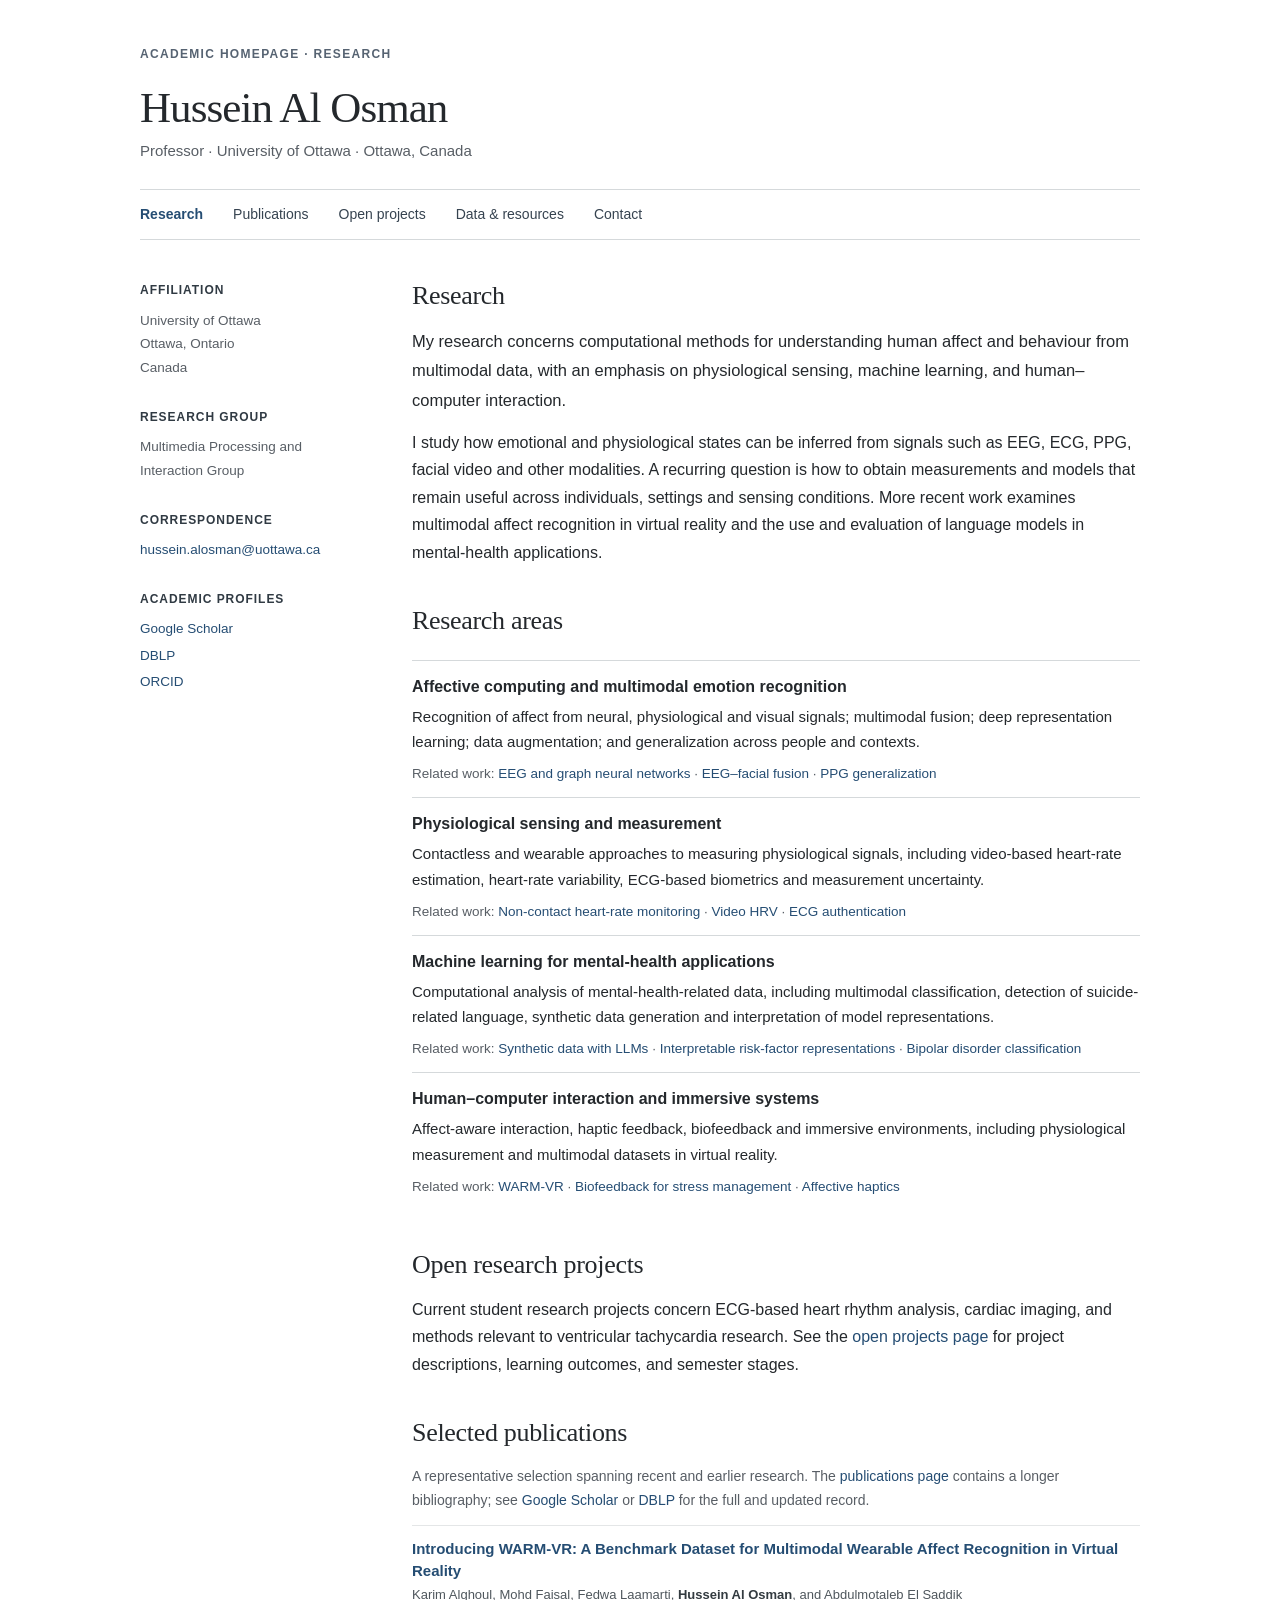
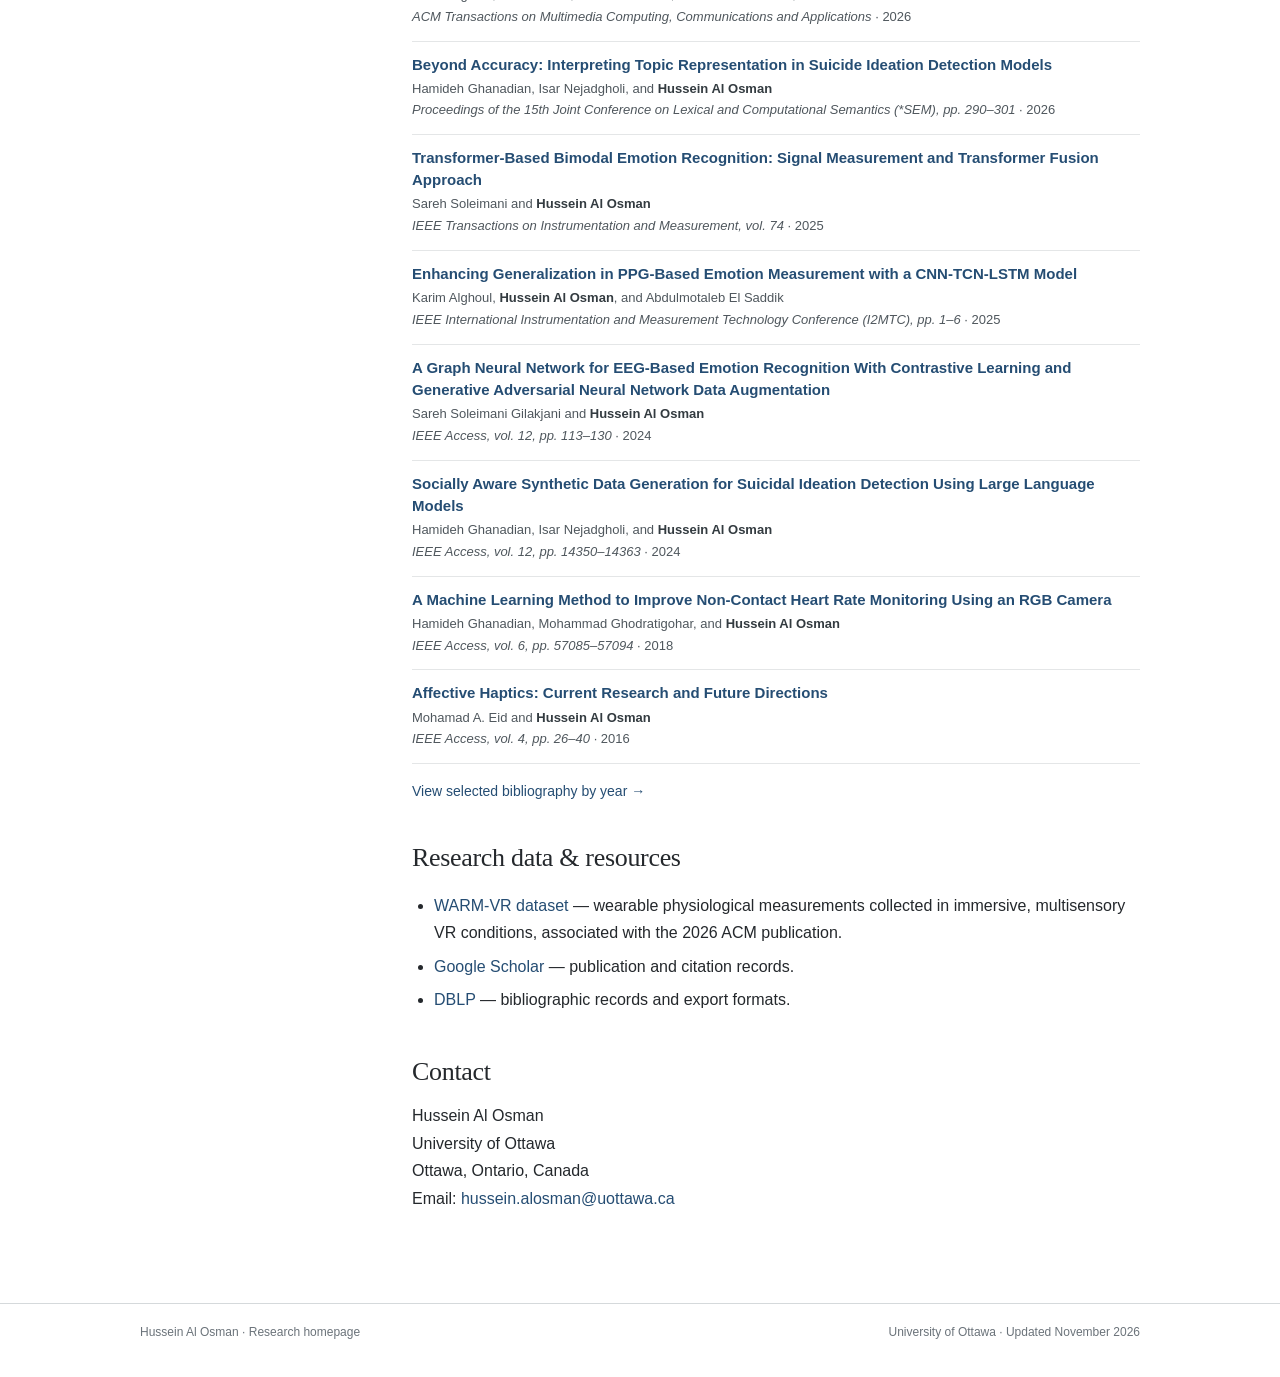
<file: index.html>
<!doctype html>
<html lang="en">
<head>
<title>Hussein Al Osman | Research</title>
<meta name="description" content="Research homepage of Hussein Al Osman at the University of Ottawa. Affective computing, multimodal emotion recognition, physiological sensing and human–computer interaction.">
<meta charset="utf-8">
<meta name="viewport" content="width=device-width, initial-scale=1">
<meta name="color-scheme" content="light">
<link rel="stylesheet" href="styles.css">
<link rel="canonical" href="https://hussein-alosman.github.io/homepage/">
</head>
<body>
<a class="skip-link" href="#main">Skip to content</a>
<header class="site-header container">
  <div class="header-kicker">Academic homepage · Research</div>
  <h1>Hussein Al Osman</h1>
  <p class="affiliation">Professor · University of Ottawa · Ottawa, Canada</p>
  <nav class="site-nav" aria-label="Primary navigation"><a href="index.html#research" aria-current="page">Research</a>
<a href="publications.html">Publications</a>
<a href="open-projects.html">Open projects</a>
<a href="index.html#data">Data &amp; resources</a>
<a href="index.html#contact">Contact</a></nav>
</header>
<div class="container page-grid">
  <aside class="sidebar" aria-label="Researcher details">
  <section><h2>Affiliation</h2><p>University of Ottawa<br>Ottawa, Ontario<br>Canada</p></section>
  <section><h2>Research group</h2><p>Multimedia Processing and Interaction Group</p></section>
  <section><h2>Correspondence</h2><p><a href="mailto:hussein.alosman@uottawa.ca">hussein.alosman@uottawa.ca</a></p></section>
  <section><h2>Academic profiles</h2><ul>
    <li><a href="https://scholar.google.com/citations?user=OKr85p0AAAAJ&hl=en" target="_blank" rel="noopener noreferrer">Google Scholar</a></li>
    <li><a href="https://dblp.org/pid/69/3639.html" target="_blank" rel="noopener noreferrer">DBLP</a></li>
    <li><a href="https://orcid.org/0000-0002-7189-5644" target="_blank" rel="noopener noreferrer">ORCID</a></li>
  </ul></section>
</aside>
  <main id="main">
    <section id="research" aria-labelledby="research-h">
      <h2 id="research-h">Research</h2>
      <p class="lead">My research concerns computational methods for understanding human affect and behaviour from multimodal data, with an emphasis on physiological sensing, machine learning, and human–computer interaction.</p>
      <p>I study how emotional and physiological states can be inferred from signals such as EEG, ECG, PPG, facial video and other modalities. A recurring question is how to obtain measurements and models that remain useful across individuals, settings and sensing conditions. More recent work examines multimodal affect recognition in virtual reality and the use and evaluation of language models in mental-health applications.</p>
    </section>
    <section id="areas" aria-labelledby="areas-h">
      <h2 id="areas-h">Research areas</h2>
      <div class="threads">
        <div class="thread">
          <h3>Affective computing and multimodal emotion recognition</h3>
          <p>Recognition of affect from neural, physiological and visual signals; multimodal fusion; deep representation learning; data augmentation; and generalization across people and contexts.</p>
          <div class="related">Related work: <a href="publications.html#eeg-gnn">EEG and graph neural networks</a> · <a href="publications.html#transformer-bimodal">EEG–facial fusion</a> · <a href="publications.html#ppg-generalization">PPG generalization</a></div>
        </div>
        <div class="thread">
          <h3>Physiological sensing and measurement</h3>
          <p>Contactless and wearable approaches to measuring physiological signals, including video-based heart-rate estimation, heart-rate variability, ECG-based biometrics and measurement uncertainty.</p>
          <div class="related">Related work: <a href="publications.html#rgb-camera">Non-contact heart-rate monitoring</a> · <a href="publications.html#hrv-video">Video HRV</a> · <a href="publications.html#ecg-auth">ECG authentication</a></div>
        </div>
        <div class="thread">
          <h3>Machine learning for mental-health applications</h3>
          <p>Computational analysis of mental-health-related data, including multimodal classification, detection of suicide-related language, synthetic data generation and interpretation of model representations.</p>
          <div class="related">Related work: <a href="publications.html#socially-aware">Synthetic data with LLMs</a> · <a href="publications.html#beyond-accuracy">Interpretable risk-factor representations</a> · <a href="publications.html#bipolar">Bipolar disorder classification</a></div>
        </div>
        <div class="thread">
          <h3>Human–computer interaction and immersive systems</h3>
          <p>Affect-aware interaction, haptic feedback, biofeedback and immersive environments, including physiological measurement and multimodal datasets in virtual reality.</p>
          <div class="related">Related work: <a href="publications.html#warm-vr">WARM-VR</a> · <a href="publications.html#biofeedback-game">Biofeedback for stress management</a> · <a href="publications.html#affective-haptics">Affective haptics</a></div>
        </div>
      </div>
    </section>
    <section id="open-projects" aria-labelledby="open-projects-h">
      <h2 id="open-projects-h">Open research projects</h2>
      <p>Current student research projects concern ECG-based heart rhythm analysis, cardiac imaging, and methods relevant to ventricular tachycardia research. See the <a href="open-projects.html">open projects page</a> for project descriptions, learning outcomes, and semester stages.</p>
    </section>
    <section id="selected-publications" aria-labelledby="pubs-h">
      <h2 id="pubs-h">Selected publications</h2>
      <p class="small-note">A representative selection spanning recent and earlier research. The <a href="publications.html">publications page</a> contains a longer bibliography; see <a href="https://scholar.google.com/citations?user=OKr85p0AAAAJ&hl=en">Google Scholar</a> or <a href="https://dblp.org/pid/69/3639.html">DBLP</a> for the full and updated record.</p>
      <ol class="paper-list"><li class="paper" id="warm-vr">
      <div class="paper-title"><a href="https://doi.org/10.1145/3836767" target="_blank" rel="noopener noreferrer">Introducing WARM-VR: A Benchmark Dataset for Multimodal Wearable Affect Recognition in Virtual Reality</a></div>
      <div class="paper-authors">Karim Alghoul, Mohd Faisal, Fedwa Laamarti, <strong>Hussein Al Osman</strong>, and Abdulmotaleb El Saddik</div>
      <div class="paper-venue"><em>ACM Transactions on Multimedia Computing, Communications and Applications</em> · 2026</div>
    </li>
<li class="paper" id="beyond-accuracy">
      <div class="paper-title"><a href="https://aclanthology.org/2026.starsem-conference.19/" target="_blank" rel="noopener noreferrer">Beyond Accuracy: Interpreting Topic Representation in Suicide Ideation Detection Models</a></div>
      <div class="paper-authors">Hamideh Ghanadian, Isar Nejadgholi, and <strong>Hussein Al Osman</strong></div>
      <div class="paper-venue"><em>Proceedings of the 15th Joint Conference on Lexical and Computational Semantics (*SEM), pp. 290–301</em> · 2026</div>
    </li>
<li class="paper" id="transformer-bimodal">
      <div class="paper-title"><a href="https://doi.org/10.1109/TIM.2025.3615268" target="_blank" rel="noopener noreferrer">Transformer-Based Bimodal Emotion Recognition: Signal Measurement and Transformer Fusion Approach</a></div>
      <div class="paper-authors">Sareh Soleimani and <strong>Hussein Al Osman</strong></div>
      <div class="paper-venue"><em>IEEE Transactions on Instrumentation and Measurement, vol. 74</em> · 2025</div>
    </li>
<li class="paper" id="ppg-generalization">
      <div class="paper-title"><a href="https://arxiv.org/abs/2507.14173" target="_blank" rel="noopener noreferrer">Enhancing Generalization in PPG-Based Emotion Measurement with a CNN-TCN-LSTM Model</a></div>
      <div class="paper-authors">Karim Alghoul, <strong>Hussein Al Osman</strong>, and Abdulmotaleb El Saddik</div>
      <div class="paper-venue"><em>IEEE International Instrumentation and Measurement Technology Conference (I2MTC), pp. 1–6</em> · 2025</div>
    </li>
<li class="paper" id="eeg-gnn">
      <div class="paper-title"><a href="https://doi.org/10.1109/ACCESS.2023.3344476" target="_blank" rel="noopener noreferrer">A Graph Neural Network for EEG-Based Emotion Recognition With Contrastive Learning and Generative Adversarial Neural Network Data Augmentation</a></div>
      <div class="paper-authors">Sareh Soleimani Gilakjani and <strong>Hussein Al Osman</strong></div>
      <div class="paper-venue"><em>IEEE Access, vol. 12, pp. 113–130</em> · 2024</div>
    </li>
<li class="paper" id="socially-aware">
      <div class="paper-title"><a href="https://doi.org/10.1109/ACCESS.2024.3358206" target="_blank" rel="noopener noreferrer">Socially Aware Synthetic Data Generation for Suicidal Ideation Detection Using Large Language Models</a></div>
      <div class="paper-authors">Hamideh Ghanadian, Isar Nejadgholi, and <strong>Hussein Al Osman</strong></div>
      <div class="paper-venue"><em>IEEE Access, vol. 12, pp. 14350–14363</em> · 2024</div>
    </li>
<li class="paper" id="rgb-camera">
      <div class="paper-title"><a href="https://doi.org/10.1109/ACCESS.2018.2872756" target="_blank" rel="noopener noreferrer">A Machine Learning Method to Improve Non-Contact Heart Rate Monitoring Using an RGB Camera</a></div>
      <div class="paper-authors">Hamideh Ghanadian, Mohammad Ghodratigohar, and <strong>Hussein Al Osman</strong></div>
      <div class="paper-venue"><em>IEEE Access, vol. 6, pp. 57085–57094</em> · 2018</div>
    </li>
<li class="paper" id="affective-haptics">
      <div class="paper-title"><a href="https://doi.org/10.1109/ACCESS.2016.2548980" target="_blank" rel="noopener noreferrer">Affective Haptics: Current Research and Future Directions</a></div>
      <div class="paper-authors">Mohamad A. Eid and <strong>Hussein Al Osman</strong></div>
      <div class="paper-venue"><em>IEEE Access, vol. 4, pp. 26–40</em> · 2016</div>
    </li></ol>
      <p class="inline-refs"><a href="publications.html">View selected bibliography by year →</a></p>
    </section>
    <section id="data" aria-labelledby="data-h">
      <h2 id="data-h">Research data &amp; resources</h2>
      <ul class="data-list">
        <li><a href="https://doi.org/10.21227/rwrm-n531" target="_blank" rel="noopener noreferrer">WARM-VR dataset</a> — wearable physiological measurements collected in immersive, multisensory VR conditions, associated with the 2026 ACM publication.</li>
        <li><a href="https://scholar.google.com/citations?user=OKr85p0AAAAJ&hl=en" target="_blank" rel="noopener noreferrer">Google Scholar</a> — publication and citation records.</li>
        <li><a href="https://dblp.org/pid/69/3639.html" target="_blank" rel="noopener noreferrer">DBLP</a> — bibliographic records and export formats.</li>
      </ul>
    </section>
    <section id="contact" aria-labelledby="contact-h">
      <h2 id="contact-h">Contact</h2>
      <p>Hussein Al Osman<br>University of Ottawa<br>Ottawa, Ontario, Canada<br>Email: <a href="mailto:hussein.alosman@uottawa.ca">hussein.alosman@uottawa.ca</a></p>
    </section>
  </main>
</div>
<footer class="page-footer"><div class="container"><span>Hussein Al Osman · Research homepage</span><span>University of Ottawa · Updated November 2026</span></div></footer>
</body>
</html>
</file>
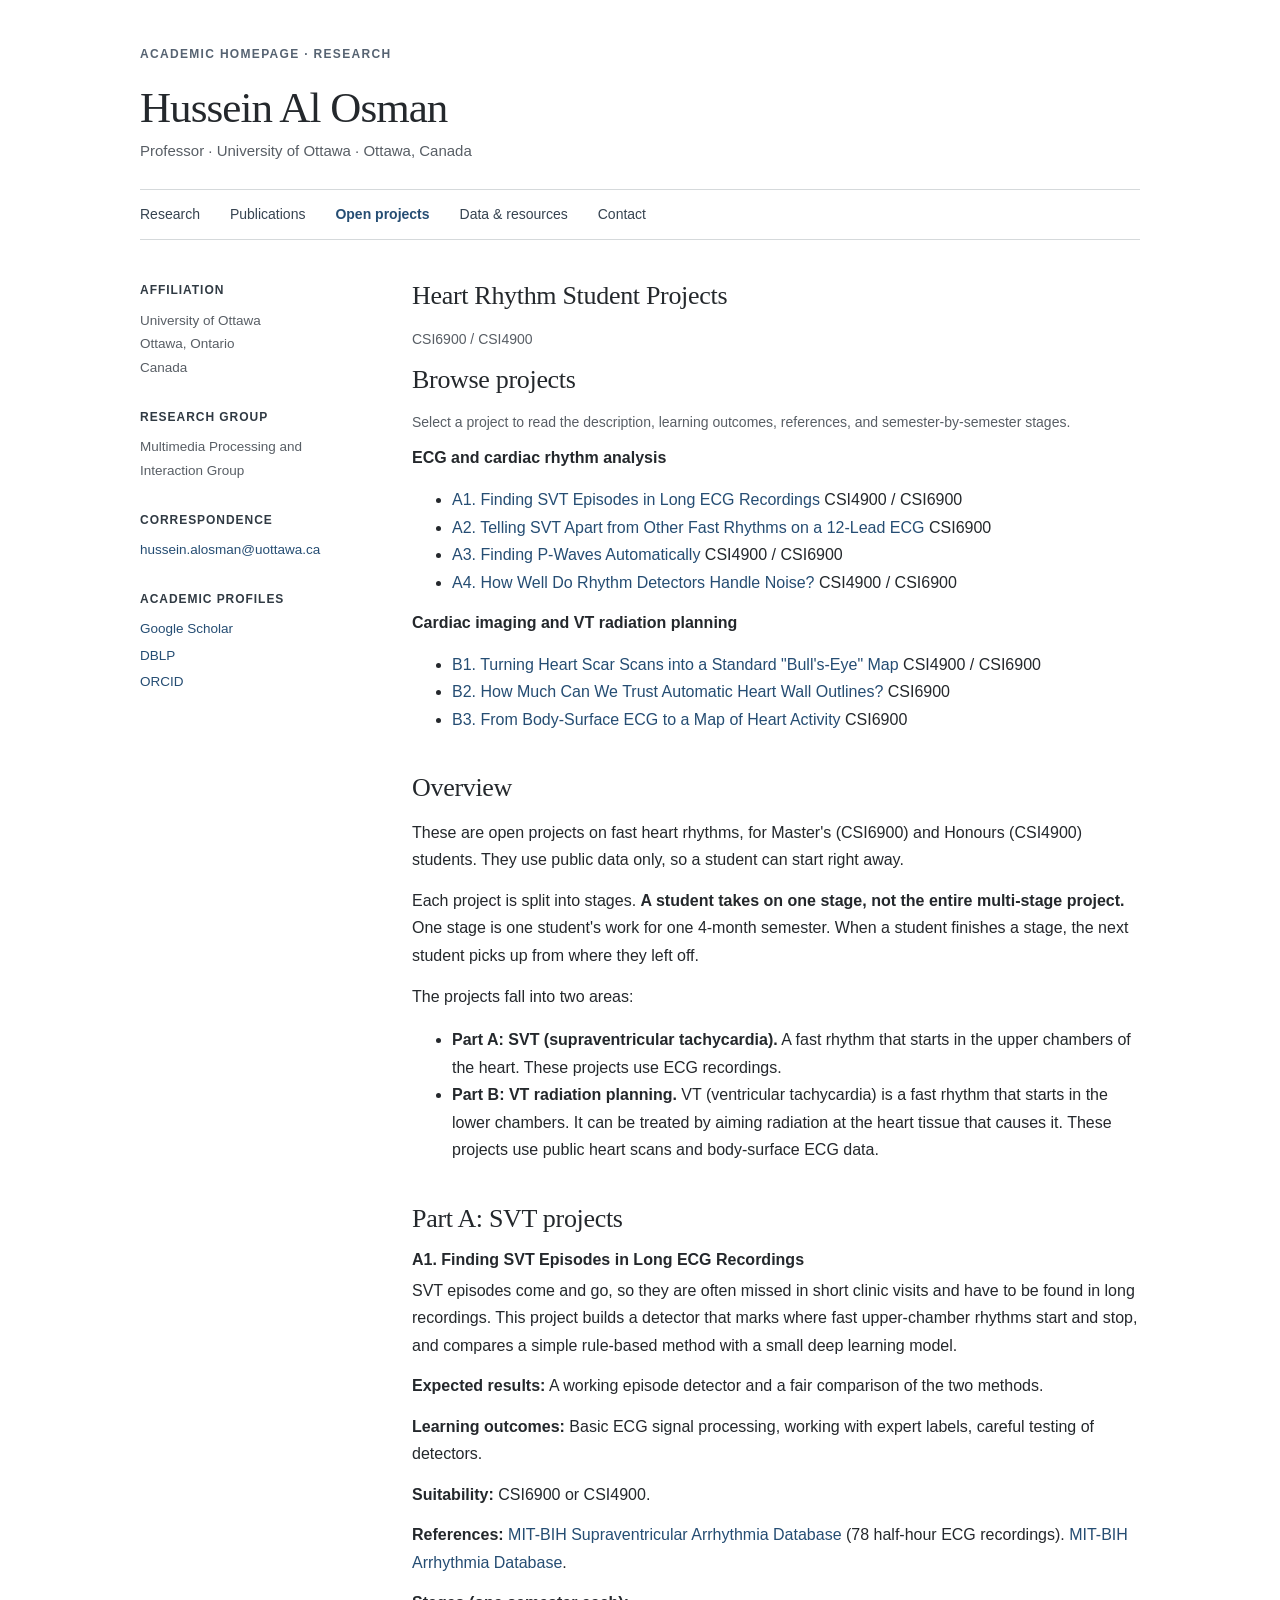
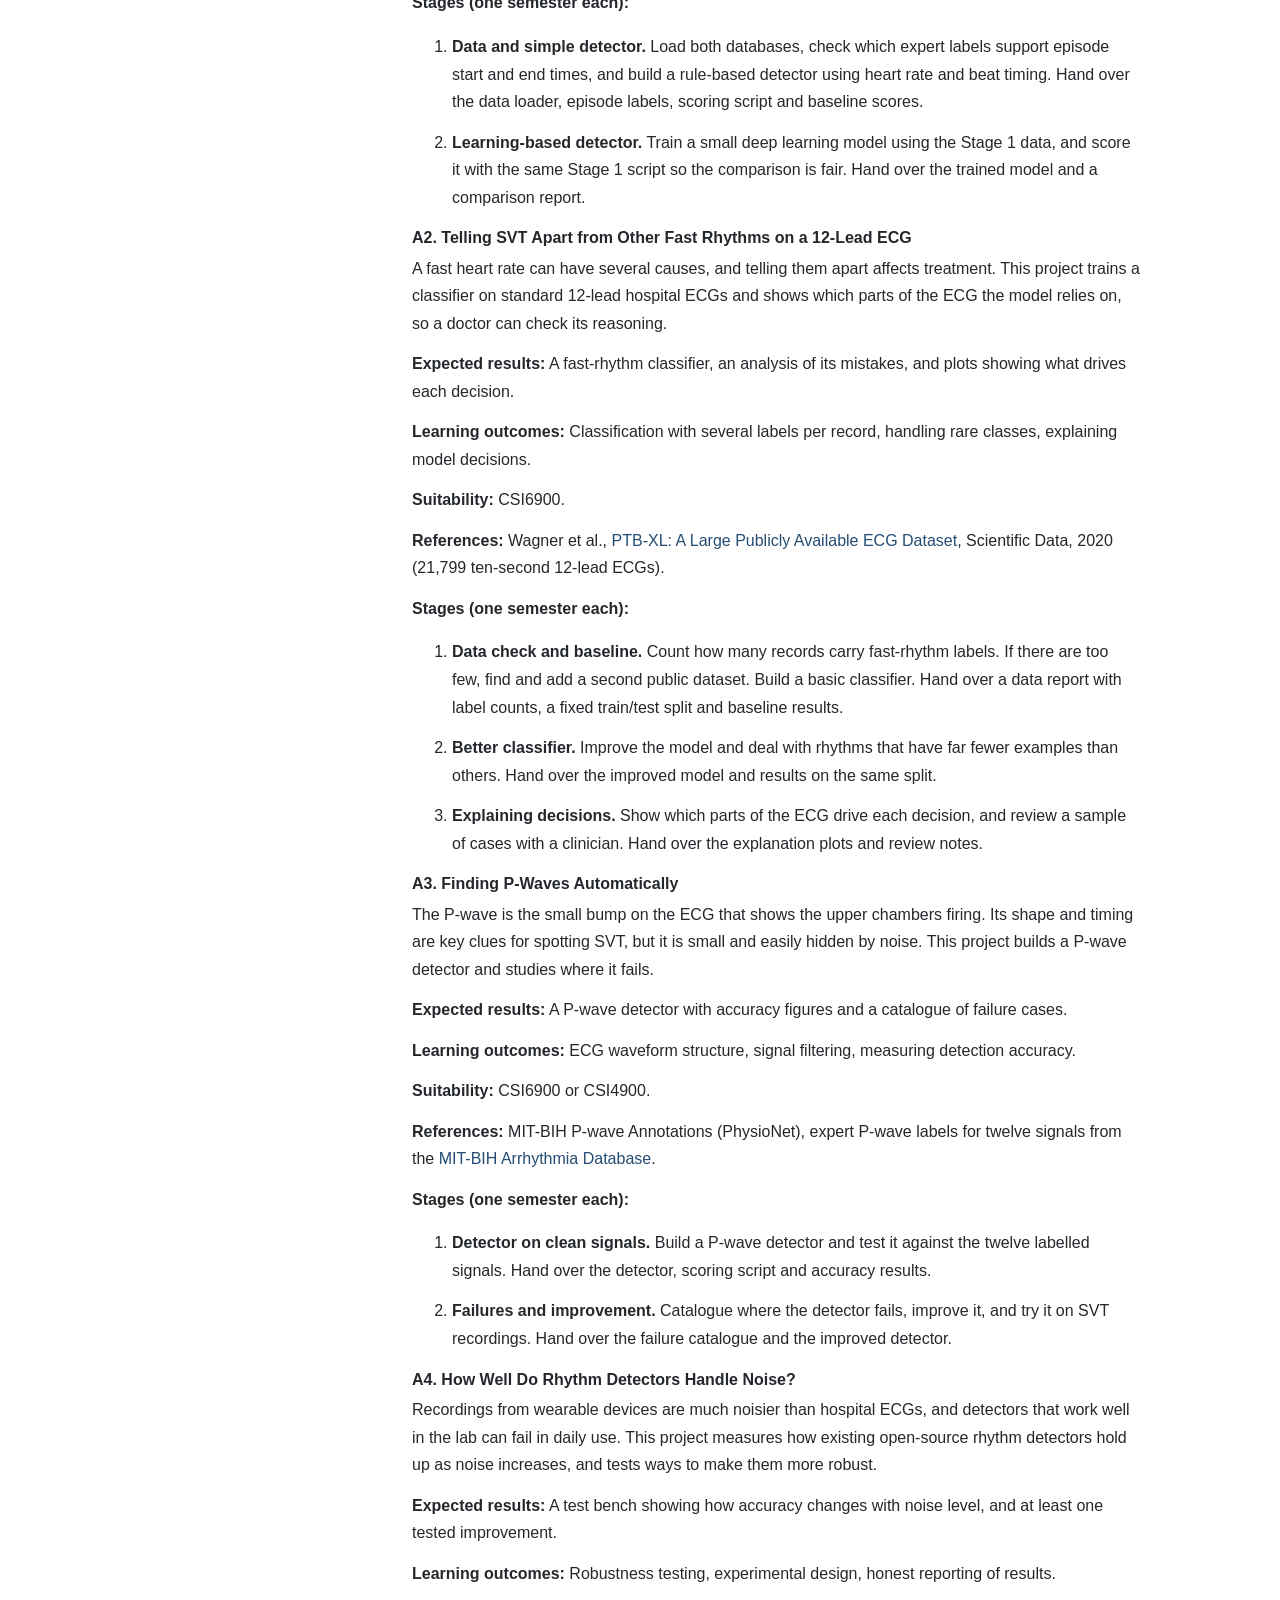
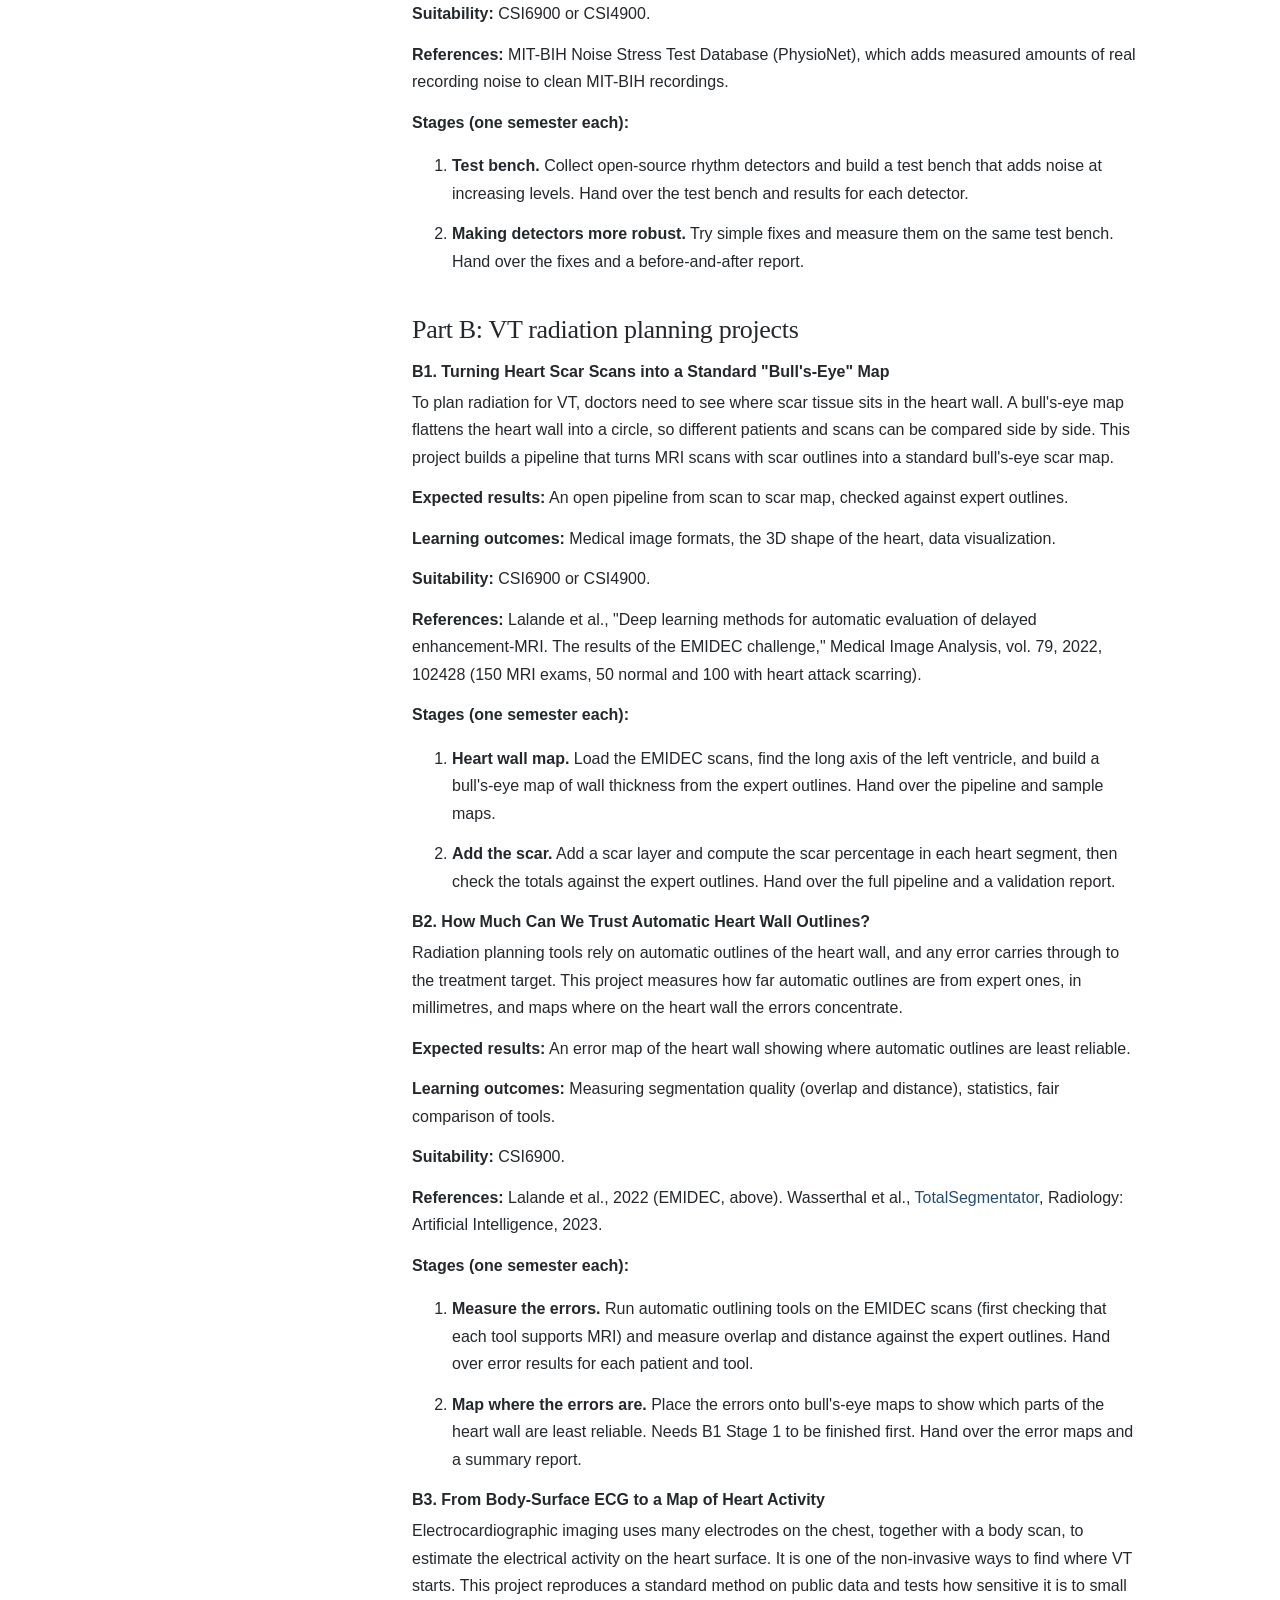
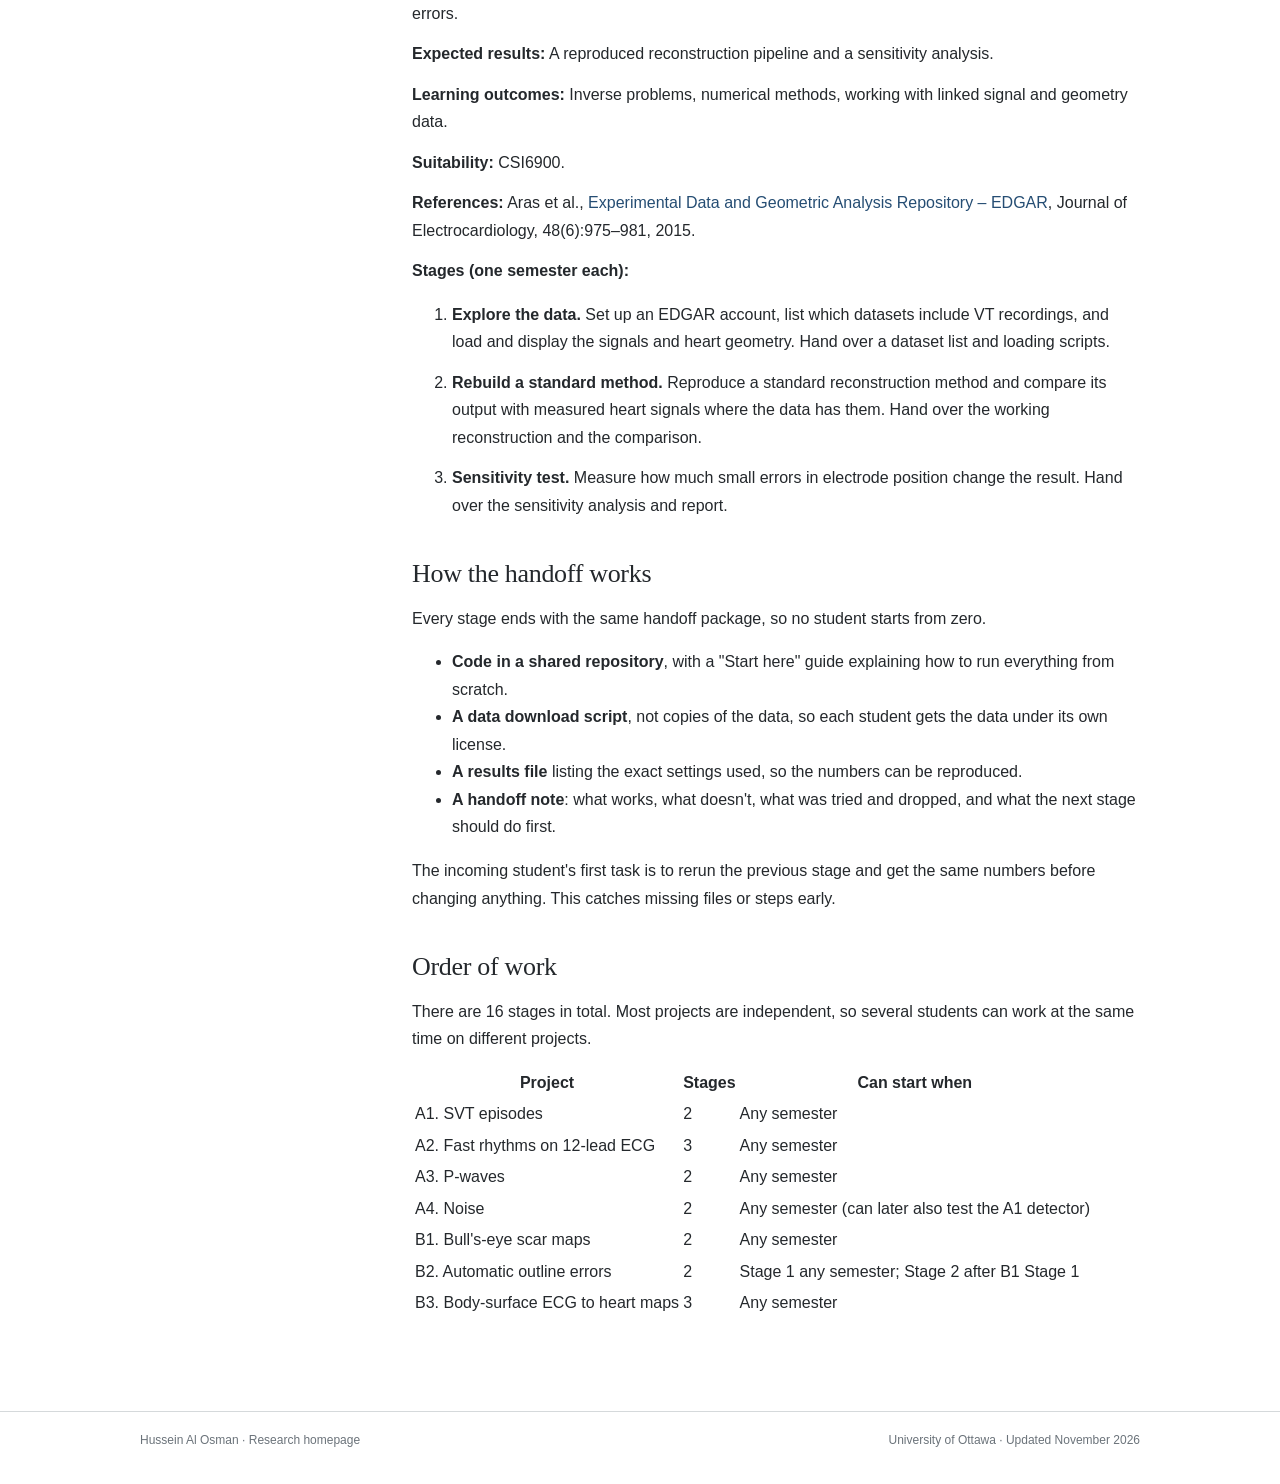
<file: open-projects.html>
<!doctype html>
<html lang="en">
<head>
<title>Open Research Projects | Hussein Al Osman</title>
<meta name="description" content="Open CSI4900 and CSI6900 student research projects in ECG signal analysis, cardiac imaging, and computational methods for heart rhythm research.">
<meta charset="utf-8">
<meta name="viewport" content="width=device-width, initial-scale=1">
<meta name="color-scheme" content="light">
<link rel="stylesheet" href="styles.css">
<link rel="canonical" href="https://hussein-alosman.github.io/homepage/open-projects.html">
</head>
<body>
<a class="skip-link" href="#main">Skip to content</a>
<header class="site-header container">
  <div class="header-kicker">Academic homepage · Research</div>
  <h1>Hussein Al Osman</h1>
  <p class="affiliation">Professor · University of Ottawa · Ottawa, Canada</p>
  <nav class="site-nav" aria-label="Primary navigation"><a href="index.html#research">Research</a>
<a href="publications.html">Publications</a>
<a href="open-projects.html" aria-current="page">Open projects</a>
<a href="index.html#data">Data &amp; resources</a>
<a href="index.html#contact">Contact</a></nav>
</header>
<div class="container page-grid">
  <aside class="sidebar" aria-label="Researcher details">
  <section><h2>Affiliation</h2><p>University of Ottawa<br>Ottawa, Ontario<br>Canada</p></section>
  <section><h2>Research group</h2><p>Multimedia Processing and Interaction Group</p></section>
  <section><h2>Correspondence</h2><p><a href="mailto:hussein.alosman@uottawa.ca">hussein.alosman@uottawa.ca</a></p></section>
  <section><h2>Academic profiles</h2><ul>
    <li><a href="https://scholar.google.com/citations?user=OKr85p0AAAAJ&hl=en" target="_blank" rel="noopener noreferrer">Google Scholar</a></li>
    <li><a href="https://dblp.org/pid/69/3639.html" target="_blank" rel="noopener noreferrer">DBLP</a></li>
    <li><a href="https://orcid.org/0000-0002-7189-5644" target="_blank" rel="noopener noreferrer">ORCID</a></li>
  </ul></section>
</aside>
<main id="main" class="projects-main">
    <div class="project-page-intro">
      <h2>Heart Rhythm Student Projects</h2>
      <p class="small-note">CSI6900 / CSI4900</p>
    </div>
    <section class="project-contents" aria-labelledby="browse-title">
<h2 id="browse-title">Browse projects</h2>
<p class="small-note">Select a project to read the description, learning outcomes, references, and semester-by-semester stages.</p>
<h3>ECG and cardiac rhythm analysis</h3>
<ul class="project-index">
<li><a href="#a1">A1. Finding SVT Episodes in Long ECG Recordings</a> <span>CSI4900 / CSI6900</span></li>
<li><a href="#a2">A2. Telling SVT Apart from Other Fast Rhythms on a 12-Lead ECG</a> <span>CSI6900</span></li>
<li><a href="#a3">A3. Finding P-Waves Automatically</a> <span>CSI4900 / CSI6900</span></li>
<li><a href="#a4">A4. How Well Do Rhythm Detectors Handle Noise?</a> <span>CSI4900 / CSI6900</span></li>
</ul>
<h3>Cardiac imaging and VT radiation planning</h3>
<ul class="project-index">
<li><a href="#b1">B1. Turning Heart Scar Scans into a Standard &quot;Bull&#x27;s-Eye&quot; Map</a> <span>CSI4900 / CSI6900</span></li>
<li><a href="#b2">B2. How Much Can We Trust Automatic Heart Wall Outlines?</a> <span>CSI6900</span></li>
<li><a href="#b3">B3. From Body-Surface ECG to a Map of Heart Activity</a> <span>CSI6900</span></li>
</ul>
</section>
<section id="overview" aria-labelledby="overview-title">
<h2 id="overview-title">Overview</h2>
<p>These are open projects on fast heart rhythms, for Master's (CSI6900) and Honours (CSI4900) students. They use public data only, so a student can start right away.</p>
<p>Each project is split into stages. <strong>A student takes on one stage, not the entire multi-stage project.</strong> One stage is one student's work for one 4-month semester. When a student finishes a stage, the next student picks up from where they left off.</p>
<p>The projects fall into two areas:</p>
<ul>
<li><strong>Part A: SVT (supraventricular tachycardia).</strong> A fast rhythm that starts in the upper chambers of the heart. These projects use ECG recordings.</li>
<li><strong>Part B: VT radiation planning.</strong> VT (ventricular tachycardia) is a fast rhythm that starts in the lower chambers. It can be treated by aiming radiation at the heart tissue that causes it. These projects use public heart scans and body-surface ECG data.</li>
</ul>
</section>
<section id="part-a" aria-labelledby="part-a-title" class="project-group">
<h2 id="part-a-title">Part A: SVT projects</h2>
<article class="project" id="a1" aria-labelledby="a1-title">
<h3 id="a1-title">A1. Finding SVT Episodes in Long ECG Recordings</h3>
<p>SVT episodes come and go, so they are often missed in short clinic visits and have to be found in long recordings. This project builds a detector that marks where fast upper-chamber rhythms start and stop, and compares a simple rule-based method with a small deep learning model.</p>
<p><strong>Expected results:</strong> A working episode detector and a fair comparison of the two methods.</p>
<p><strong>Learning outcomes:</strong> Basic ECG signal processing, working with expert labels, careful testing of detectors.</p>
<p><strong>Suitability:</strong> CSI6900 or CSI4900.</p>
<p><strong>References:</strong> <a href="https://doi.org/10.13026/C2V30W">MIT-BIH Supraventricular Arrhythmia Database</a> (78 half-hour ECG recordings). <a href="https://doi.org/10.13026/C2F305">MIT-BIH Arrhythmia Database</a>.</p>
<p><strong>Stages (one semester each):</strong></p>
<ol>
<li><p><strong>Data and simple detector.</strong> Load both databases, check which expert labels support episode start and end times, and build a rule-based detector using heart rate and beat timing. Hand over the data loader, episode labels, scoring script and baseline scores.</p>
</li>
<li><p><strong>Learning-based detector.</strong> Train a small deep learning model using the Stage 1 data, and score it with the same Stage 1 script so the comparison is fair. Hand over the trained model and a comparison report.</p>
</li>
</ol>
</article>
<article class="project" id="a2" aria-labelledby="a2-title">
<h3 id="a2-title">A2. Telling SVT Apart from Other Fast Rhythms on a 12-Lead ECG</h3>
<p>A fast heart rate can have several causes, and telling them apart affects treatment. This project trains a classifier on standard 12-lead hospital ECGs and shows which parts of the ECG the model relies on, so a doctor can check its reasoning.</p>
<p><strong>Expected results:</strong> A fast-rhythm classifier, an analysis of its mistakes, and plots showing what drives each decision.</p>
<p><strong>Learning outcomes:</strong> Classification with several labels per record, handling rare classes, explaining model decisions.</p>
<p><strong>Suitability:</strong> CSI6900.</p>
<p><strong>References:</strong> Wagner et al., <a href="https://doi.org/10.1038/s41597-020-0495-6">PTB-XL: A Large Publicly Available ECG Dataset</a>, Scientific Data, 2020 (21,799 ten-second 12-lead ECGs).</p>
<p><strong>Stages (one semester each):</strong></p>
<ol>
<li><p><strong>Data check and baseline.</strong> Count how many records carry fast-rhythm labels. If there are too few, find and add a second public dataset. Build a basic classifier. Hand over a data report with label counts, a fixed train/test split and baseline results.</p>
</li>
<li><p><strong>Better classifier.</strong> Improve the model and deal with rhythms that have far fewer examples than others. Hand over the improved model and results on the same split.</p>
</li>
<li><p><strong>Explaining decisions.</strong> Show which parts of the ECG drive each decision, and review a sample of cases with a clinician. Hand over the explanation plots and review notes.</p>
</li>
</ol>
</article>
<article class="project" id="a3" aria-labelledby="a3-title">
<h3 id="a3-title">A3. Finding P-Waves Automatically</h3>
<p>The P-wave is the small bump on the ECG that shows the upper chambers firing. Its shape and timing are key clues for spotting SVT, but it is small and easily hidden by noise. This project builds a P-wave detector and studies where it fails.</p>
<p><strong>Expected results:</strong> A P-wave detector with accuracy figures and a catalogue of failure cases.</p>
<p><strong>Learning outcomes:</strong> ECG waveform structure, signal filtering, measuring detection accuracy.</p>
<p><strong>Suitability:</strong> CSI6900 or CSI4900.</p>
<p><strong>References:</strong> MIT-BIH P-wave Annotations (PhysioNet), expert P-wave labels for twelve signals from the <a href="https://doi.org/10.13026/C2F305">MIT-BIH Arrhythmia Database</a>.</p>
<p><strong>Stages (one semester each):</strong></p>
<ol>
<li><p><strong>Detector on clean signals.</strong> Build a P-wave detector and test it against the twelve labelled signals. Hand over the detector, scoring script and accuracy results.</p>
</li>
<li><p><strong>Failures and improvement.</strong> Catalogue where the detector fails, improve it, and try it on SVT recordings. Hand over the failure catalogue and the improved detector.</p>
</li>
</ol>
</article>
<article class="project" id="a4" aria-labelledby="a4-title">
<h3 id="a4-title">A4. How Well Do Rhythm Detectors Handle Noise?</h3>
<p>Recordings from wearable devices are much noisier than hospital ECGs, and detectors that work well in the lab can fail in daily use. This project measures how existing open-source rhythm detectors hold up as noise increases, and tests ways to make them more robust.</p>
<p><strong>Expected results:</strong> A test bench showing how accuracy changes with noise level, and at least one tested improvement.</p>
<p><strong>Learning outcomes:</strong> Robustness testing, experimental design, honest reporting of results.</p>
<p><strong>Suitability:</strong> CSI6900 or CSI4900.</p>
<p><strong>References:</strong> MIT-BIH Noise Stress Test Database (PhysioNet), which adds measured amounts of real recording noise to clean MIT-BIH recordings.</p>
<p><strong>Stages (one semester each):</strong></p>
<ol>
<li><p><strong>Test bench.</strong> Collect open-source rhythm detectors and build a test bench that adds noise at increasing levels. Hand over the test bench and results for each detector.</p>
</li>
<li><p><strong>Making detectors more robust.</strong> Try simple fixes and measure them on the same test bench. Hand over the fixes and a before-and-after report.</p>
</li>
</ol>
</article>
</section>
<section id="part-b" aria-labelledby="part-b-title" class="project-group">
<h2 id="part-b-title">Part B: VT radiation planning projects</h2>
<article class="project" id="b1" aria-labelledby="b1-title">
<h3 id="b1-title">B1. Turning Heart Scar Scans into a Standard "Bull's-Eye" Map</h3>
<p>To plan radiation for VT, doctors need to see where scar tissue sits in the heart wall. A bull's-eye map flattens the heart wall into a circle, so different patients and scans can be compared side by side. This project builds a pipeline that turns MRI scans with scar outlines into a standard bull's-eye scar map.</p>
<p><strong>Expected results:</strong> An open pipeline from scan to scar map, checked against expert outlines.</p>
<p><strong>Learning outcomes:</strong> Medical image formats, the 3D shape of the heart, data visualization.</p>
<p><strong>Suitability:</strong> CSI6900 or CSI4900.</p>
<p><strong>References:</strong> Lalande et al., "Deep learning methods for automatic evaluation of delayed enhancement-MRI. The results of the EMIDEC challenge," Medical Image Analysis, vol. 79, 2022, 102428 (150 MRI exams, 50 normal and 100 with heart attack scarring).</p>
<p><strong>Stages (one semester each):</strong></p>
<ol>
<li><p><strong>Heart wall map.</strong> Load the EMIDEC scans, find the long axis of the left ventricle, and build a bull's-eye map of wall thickness from the expert outlines. Hand over the pipeline and sample maps.</p>
</li>
<li><p><strong>Add the scar.</strong> Add a scar layer and compute the scar percentage in each heart segment, then check the totals against the expert outlines. Hand over the full pipeline and a validation report.</p>
</li>
</ol>
</article>
<article class="project" id="b2" aria-labelledby="b2-title">
<h3 id="b2-title">B2. How Much Can We Trust Automatic Heart Wall Outlines?</h3>
<p>Radiation planning tools rely on automatic outlines of the heart wall, and any error carries through to the treatment target. This project measures how far automatic outlines are from expert ones, in millimetres, and maps where on the heart wall the errors concentrate.</p>
<p><strong>Expected results:</strong> An error map of the heart wall showing where automatic outlines are least reliable.</p>
<p><strong>Learning outcomes:</strong> Measuring segmentation quality (overlap and distance), statistics, fair comparison of tools.</p>
<p><strong>Suitability:</strong> CSI6900.</p>
<p><strong>References:</strong> Lalande et al., 2022 (EMIDEC, above). Wasserthal et al., <a href="https://doi.org/10.1148/ryai.230024">TotalSegmentator</a>, Radiology: Artificial Intelligence, 2023.</p>
<p><strong>Stages (one semester each):</strong></p>
<ol>
<li><p><strong>Measure the errors.</strong> Run automatic outlining tools on the EMIDEC scans (first checking that each tool supports MRI) and measure overlap and distance against the expert outlines. Hand over error results for each patient and tool.</p>
</li>
<li><p><strong>Map where the errors are.</strong> Place the errors onto bull's-eye maps to show which parts of the heart wall are least reliable. Needs B1 Stage 1 to be finished first. Hand over the error maps and a summary report.</p>
</li>
</ol>
</article>
<article class="project" id="b3" aria-labelledby="b3-title">
<h3 id="b3-title">B3. From Body-Surface ECG to a Map of Heart Activity</h3>
<p>Electrocardiographic imaging uses many electrodes on the chest, together with a body scan, to estimate the electrical activity on the heart surface. It is one of the non-invasive ways to find where VT starts. This project reproduces a standard method on public data and tests how sensitive it is to small errors.</p>
<p><strong>Expected results:</strong> A reproduced reconstruction pipeline and a sensitivity analysis.</p>
<p><strong>Learning outcomes:</strong> Inverse problems, numerical methods, working with linked signal and geometry data.</p>
<p><strong>Suitability:</strong> CSI6900.</p>
<p><strong>References:</strong> Aras et al., <a href="https://doi.org/10.1016/j.jelectrocard.2015.08.008">Experimental Data and Geometric Analysis Repository – EDGAR</a>, Journal of Electrocardiology, 48(6):975–981, 2015.</p>
<p><strong>Stages (one semester each):</strong></p>
<ol>
<li><p><strong>Explore the data.</strong> Set up an EDGAR account, list which datasets include VT recordings, and load and display the signals and heart geometry. Hand over a dataset list and loading scripts.</p>
</li>
<li><p><strong>Rebuild a standard method.</strong> Reproduce a standard reconstruction method and compare its output with measured heart signals where the data has them. Hand over the working reconstruction and the comparison.</p>
</li>
<li><p><strong>Sensitivity test.</strong> Measure how much small errors in electrode position change the result. Hand over the sensitivity analysis and report.</p>
</li>
</ol>
</article>
</section>
<section id="handoff" aria-labelledby="handoff-title">
<h2 id="handoff-title">How the handoff works</h2>
<p>Every stage ends with the same handoff package, so no student starts from zero.</p>
<ul>
<li><strong>Code in a shared repository</strong>, with a "Start here" guide explaining how to run everything from scratch.</li>
<li><strong>A data download script</strong>, not copies of the data, so each student gets the data under its own license.</li>
<li><strong>A results file</strong> listing the exact settings used, so the numbers can be reproduced.</li>
<li><strong>A handoff note</strong>: what works, what doesn't, what was tried and dropped, and what the next stage should do first.</li>
</ul>
<p>The incoming student's first task is to rerun the previous stage and get the same numbers before changing anything. This catches missing files or steps early.</p>
</section>
<section id="order-of-work" aria-labelledby="order-of-work-title">
<h2 id="order-of-work-title">Order of work</h2>
<p>There are 16 stages in total. Most projects are independent, so several students can work at the same time on different projects.</p>
<div class="table-scroll" role="region" tabindex="0" aria-label="Project stage dependency table"><table>
<thead>
<tr>
<th>Project</th>
<th>Stages</th>
<th>Can    start when</th>
</tr>
</thead>
<tbody>
<tr>
<td>A1. SVT episodes</td>
<td>2</td>
<td>Any semester</td>
</tr>
<tr>
<td>A2. Fast rhythms on 12-lead ECG</td>
<td>3</td>
<td>Any semester</td>
</tr>
<tr>
<td>A3. P-waves</td>
<td>2</td>
<td>Any semester</td>
</tr>
<tr>
<td>A4. Noise</td>
<td>2</td>
<td>Any semester (can later also test the A1 detector)</td>
</tr>
<tr>
<td>B1. Bull's-eye scar maps</td>
<td>2</td>
<td>Any semester</td>
</tr>
<tr>
<td>B2. Automatic outline errors</td>
<td>2</td>
<td>Stage 1 any semester; Stage 2 after B1 Stage 1</td>
</tr>
<tr>
<td>B3. Body-surface ECG to heart maps</td>
<td>3</td>
<td>Any semester</td>
</tr>
</tbody>
</table></div>
</section>
  </main>
</div>
<footer class="page-footer"><div class="container"><span>Hussein Al Osman · Research homepage</span><span>University of Ottawa · Updated November 2026</span></div></footer>
</body>
</html>
</file>
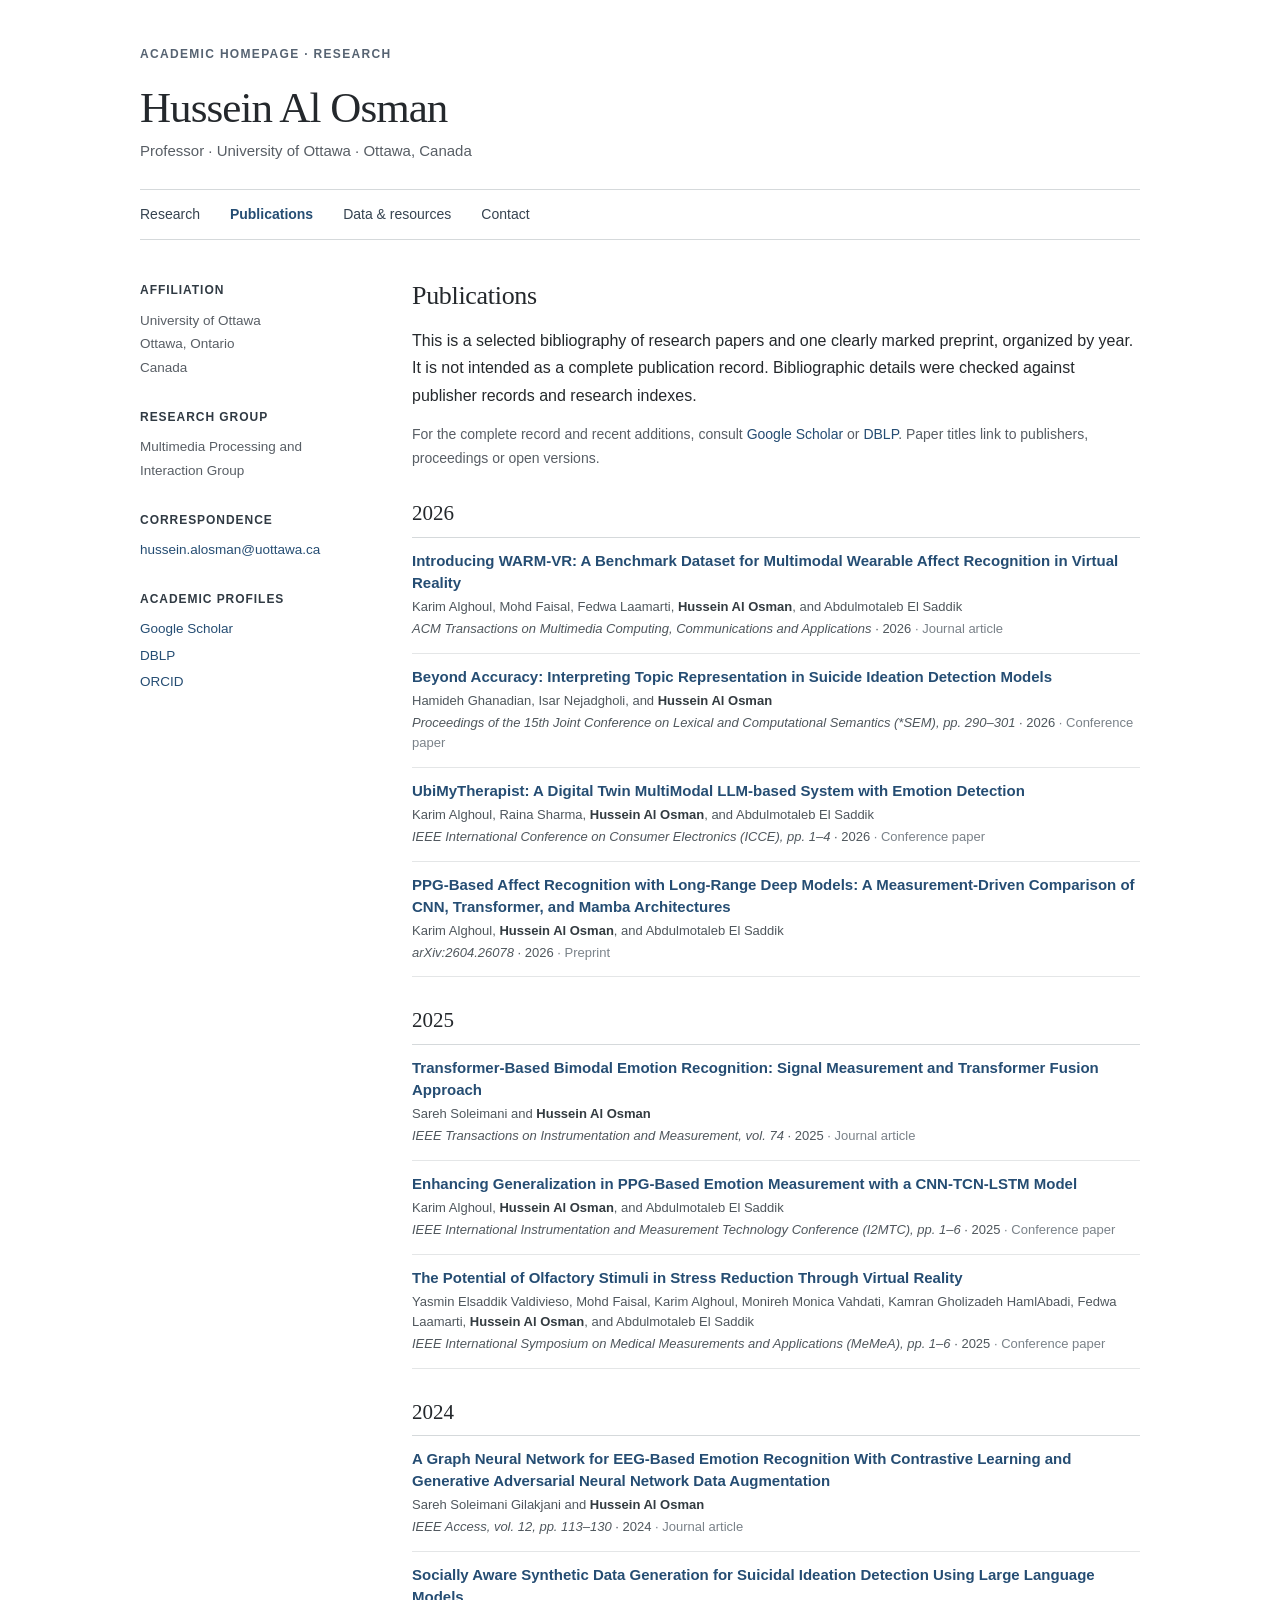
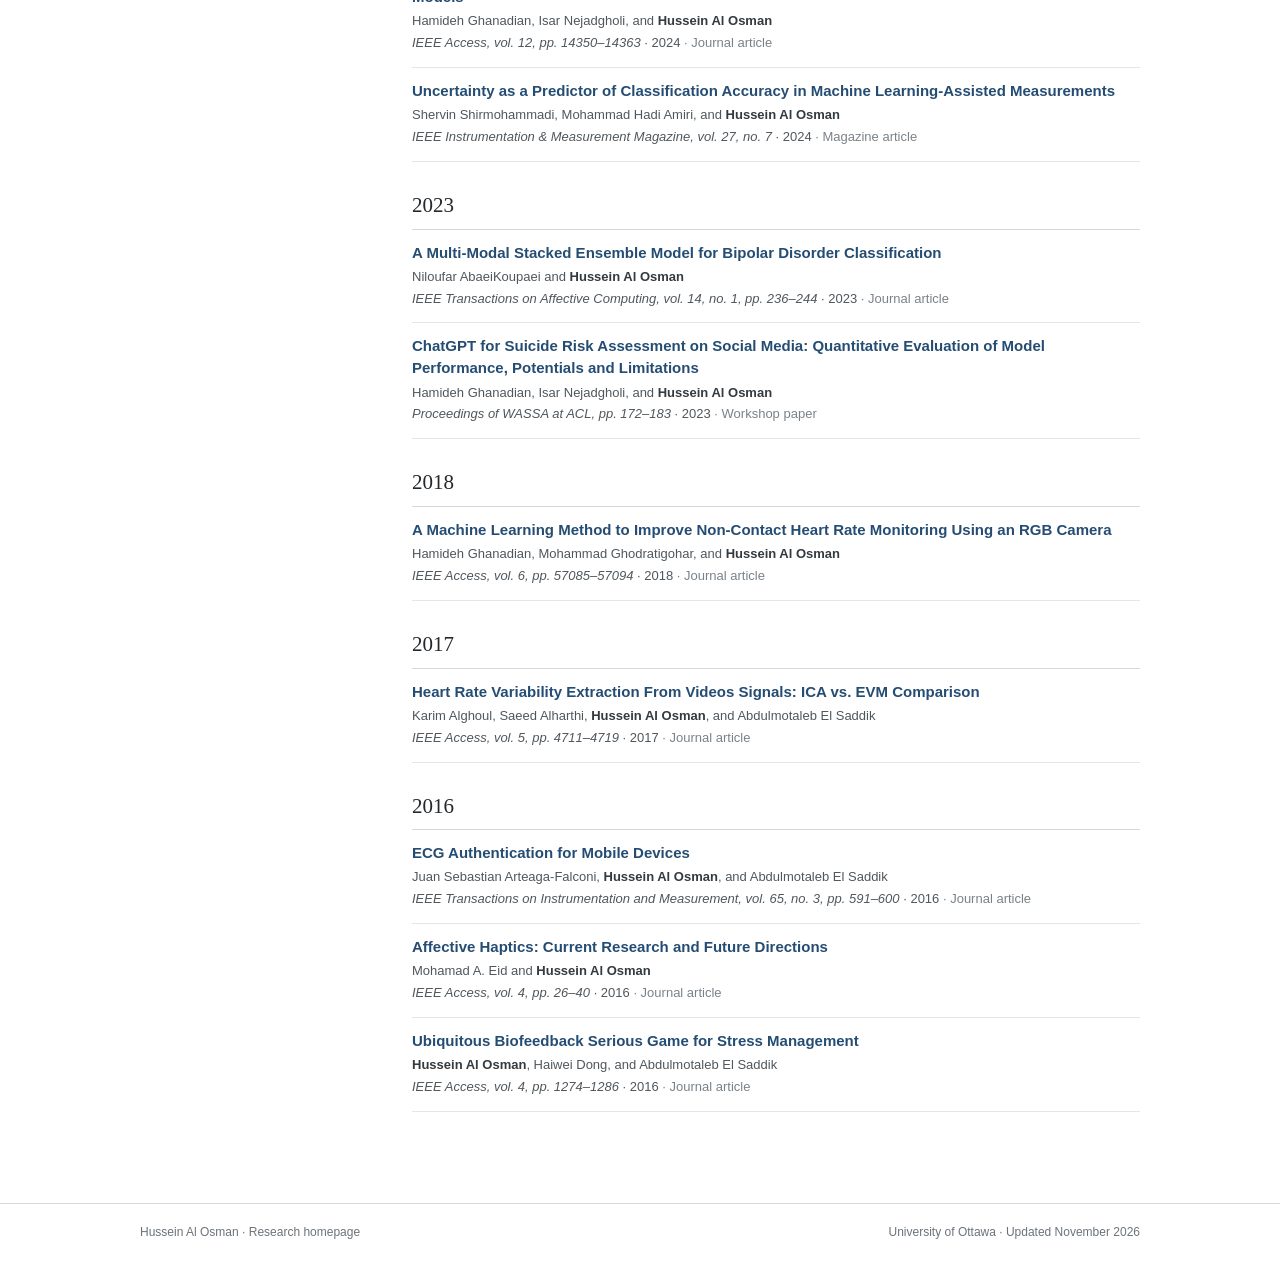
<file: publications.html>
<!doctype html>
<html lang="en">
<head>
<title>Publications | Hussein Al Osman</title>
<meta name="description" content="Selected research publications of Hussein Al Osman: affective computing, physiological measurement, multimodal AI and human–computer interaction.">
<meta charset="utf-8">
<meta name="viewport" content="width=device-width, initial-scale=1">
<meta name="color-scheme" content="light">
<link rel="stylesheet" href="styles.css">
<link rel="canonical" href="https://hussein-alosman.github.io/homepage/publications.html">
</head>
<body>
<a class="skip-link" href="#main">Skip to content</a>
<header class="site-header container">
  <div class="header-kicker">Academic homepage · Research</div>
  <h1>Hussein Al Osman</h1>
  <p class="affiliation">Professor · University of Ottawa · Ottawa, Canada</p>
  <nav class="site-nav" aria-label="Primary navigation"><a href="index.html#research">Research</a>
<a href="publications.html" aria-current="page">Publications</a>
<a href="index.html#data">Data &amp; resources</a>
<a href="index.html#contact">Contact</a></nav>
</header>
<div class="container page-grid">
  <aside class="sidebar" aria-label="Researcher details">
  <section><h2>Affiliation</h2><p>University of Ottawa<br>Ottawa, Ontario<br>Canada</p></section>
  <section><h2>Research group</h2><p>Multimedia Processing and Interaction Group</p></section>
  <section><h2>Correspondence</h2><p><a href="mailto:hussein.alosman@uottawa.ca">hussein.alosman@uottawa.ca</a></p></section>
  <section><h2>Academic profiles</h2><ul>
    <li><a href="https://scholar.google.com/citations?user=OKr85p0AAAAJ&hl=en" target="_blank" rel="noopener noreferrer">Google Scholar</a></li>
    <li><a href="https://dblp.org/pid/69/3639.html" target="_blank" rel="noopener noreferrer">DBLP</a></li>
    <li><a href="https://orcid.org/0000-0002-7189-5644" target="_blank" rel="noopener noreferrer">ORCID</a></li>
  </ul></section>
</aside>
  <main id="main">
    <section aria-labelledby="pubs-h">
      <h2 id="pubs-h">Publications</h2>
      <p>This is a selected bibliography of research papers and one clearly marked preprint, organized by year. It is not intended as a complete publication record. Bibliographic details were checked against publisher records and research indexes.</p>
      <p class="small-note">For the complete record and recent additions, consult <a href="https://scholar.google.com/citations?user=OKr85p0AAAAJ&hl=en" target="_blank" rel="noopener noreferrer">Google Scholar</a> or <a href="https://dblp.org/pid/69/3639.html" target="_blank" rel="noopener noreferrer">DBLP</a>. Paper titles link to publishers, proceedings or open versions.</p>
      <section class="biblio-year" id="year-2026" aria-labelledby="heading-2026"><h3 id="heading-2026">2026</h3><ol class="paper-list"><li class="paper" id="warm-vr">
      <div class="paper-title"><a href="https://doi.org/10.1145/3836767" target="_blank" rel="noopener noreferrer">Introducing WARM-VR: A Benchmark Dataset for Multimodal Wearable Affect Recognition in Virtual Reality</a></div>
      <div class="paper-authors">Karim Alghoul, Mohd Faisal, Fedwa Laamarti, <strong>Hussein Al Osman</strong>, and Abdulmotaleb El Saddik</div>
      <div class="paper-venue"><em>ACM Transactions on Multimedia Computing, Communications and Applications</em> · 2026 <span class="type">· Journal article</span></div>
    </li><li class="paper" id="beyond-accuracy">
      <div class="paper-title"><a href="https://aclanthology.org/2026.starsem-conference.19/" target="_blank" rel="noopener noreferrer">Beyond Accuracy: Interpreting Topic Representation in Suicide Ideation Detection Models</a></div>
      <div class="paper-authors">Hamideh Ghanadian, Isar Nejadgholi, and <strong>Hussein Al Osman</strong></div>
      <div class="paper-venue"><em>Proceedings of the 15th Joint Conference on Lexical and Computational Semantics (*SEM), pp. 290–301</em> · 2026 <span class="type">· Conference paper</span></div>
    </li><li class="paper" id="ubimytherapist">
      <div class="paper-title"><a href="https://doi.org/10.1109/ICCE67443.2026.11449896" target="_blank" rel="noopener noreferrer">UbiMyTherapist: A Digital Twin MultiModal LLM-based System with Emotion Detection</a></div>
      <div class="paper-authors">Karim Alghoul, Raina Sharma, <strong>Hussein Al Osman</strong>, and Abdulmotaleb El Saddik</div>
      <div class="paper-venue"><em>IEEE International Conference on Consumer Electronics (ICCE), pp. 1–4</em> · 2026 <span class="type">· Conference paper</span></div>
    </li><li class="paper" id="ppg-long-range">
      <div class="paper-title"><a href="https://arxiv.org/abs/2604.26078" target="_blank" rel="noopener noreferrer">PPG-Based Affect Recognition with Long-Range Deep Models: A Measurement-Driven Comparison of CNN, Transformer, and Mamba Architectures</a></div>
      <div class="paper-authors">Karim Alghoul, <strong>Hussein Al Osman</strong>, and Abdulmotaleb El Saddik</div>
      <div class="paper-venue"><em>arXiv:2604.26078</em> · 2026 <span class="type">· Preprint</span></div>
    </li></ol></section>
<section class="biblio-year" id="year-2025" aria-labelledby="heading-2025"><h3 id="heading-2025">2025</h3><ol class="paper-list"><li class="paper" id="transformer-bimodal">
      <div class="paper-title"><a href="https://doi.org/10.1109/TIM.2025.3615268" target="_blank" rel="noopener noreferrer">Transformer-Based Bimodal Emotion Recognition: Signal Measurement and Transformer Fusion Approach</a></div>
      <div class="paper-authors">Sareh Soleimani and <strong>Hussein Al Osman</strong></div>
      <div class="paper-venue"><em>IEEE Transactions on Instrumentation and Measurement, vol. 74</em> · 2025 <span class="type">· Journal article</span></div>
    </li><li class="paper" id="ppg-generalization">
      <div class="paper-title"><a href="https://arxiv.org/abs/2507.14173" target="_blank" rel="noopener noreferrer">Enhancing Generalization in PPG-Based Emotion Measurement with a CNN-TCN-LSTM Model</a></div>
      <div class="paper-authors">Karim Alghoul, <strong>Hussein Al Osman</strong>, and Abdulmotaleb El Saddik</div>
      <div class="paper-venue"><em>IEEE International Instrumentation and Measurement Technology Conference (I2MTC), pp. 1–6</em> · 2025 <span class="type">· Conference paper</span></div>
    </li><li class="paper" id="olfactory-vr">
      <div class="paper-title"><a href="https://arxiv.org/abs/2507.07911" target="_blank" rel="noopener noreferrer">The Potential of Olfactory Stimuli in Stress Reduction Through Virtual Reality</a></div>
      <div class="paper-authors">Yasmin Elsaddik Valdivieso, Mohd Faisal, Karim Alghoul, Monireh Monica Vahdati, Kamran Gholizadeh HamlAbadi, Fedwa Laamarti, <strong>Hussein Al Osman</strong>, and Abdulmotaleb El Saddik</div>
      <div class="paper-venue"><em>IEEE International Symposium on Medical Measurements and Applications (MeMeA), pp. 1–6</em> · 2025 <span class="type">· Conference paper</span></div>
    </li></ol></section>
<section class="biblio-year" id="year-2024" aria-labelledby="heading-2024"><h3 id="heading-2024">2024</h3><ol class="paper-list"><li class="paper" id="eeg-gnn">
      <div class="paper-title"><a href="https://doi.org/10.1109/ACCESS.2023.3344476" target="_blank" rel="noopener noreferrer">A Graph Neural Network for EEG-Based Emotion Recognition With Contrastive Learning and Generative Adversarial Neural Network Data Augmentation</a></div>
      <div class="paper-authors">Sareh Soleimani Gilakjani and <strong>Hussein Al Osman</strong></div>
      <div class="paper-venue"><em>IEEE Access, vol. 12, pp. 113–130</em> · 2024 <span class="type">· Journal article</span></div>
    </li><li class="paper" id="socially-aware">
      <div class="paper-title"><a href="https://doi.org/10.1109/ACCESS.2024.3358206" target="_blank" rel="noopener noreferrer">Socially Aware Synthetic Data Generation for Suicidal Ideation Detection Using Large Language Models</a></div>
      <div class="paper-authors">Hamideh Ghanadian, Isar Nejadgholi, and <strong>Hussein Al Osman</strong></div>
      <div class="paper-venue"><em>IEEE Access, vol. 12, pp. 14350–14363</em> · 2024 <span class="type">· Journal article</span></div>
    </li><li class="paper" id="uncertainty">
      <div class="paper-title"><a href="https://doi.org/10.1109/MIM.2024.10700740" target="_blank" rel="noopener noreferrer">Uncertainty as a Predictor of Classification Accuracy in Machine Learning-Assisted Measurements</a></div>
      <div class="paper-authors">Shervin Shirmohammadi, Mohammad Hadi Amiri, and <strong>Hussein Al Osman</strong></div>
      <div class="paper-venue"><em>IEEE Instrumentation &amp; Measurement Magazine, vol. 27, no. 7</em> · 2024 <span class="type">· Magazine article</span></div>
    </li></ol></section>
<section class="biblio-year" id="year-2023" aria-labelledby="heading-2023"><h3 id="heading-2023">2023</h3><ol class="paper-list"><li class="paper" id="bipolar">
      <div class="paper-title"><a href="https://doi.org/10.1109/TAFFC.2020.3047582" target="_blank" rel="noopener noreferrer">A Multi-Modal Stacked Ensemble Model for Bipolar Disorder Classification</a></div>
      <div class="paper-authors">Niloufar AbaeiKoupaei and <strong>Hussein Al Osman</strong></div>
      <div class="paper-venue"><em>IEEE Transactions on Affective Computing, vol. 14, no. 1, pp. 236–244</em> · 2023 <span class="type">· Journal article</span></div>
    </li><li class="paper" id="chatgpt-risk">
      <div class="paper-title"><a href="https://aclanthology.org/2023.wassa-1.16/" target="_blank" rel="noopener noreferrer">ChatGPT for Suicide Risk Assessment on Social Media: Quantitative Evaluation of Model Performance, Potentials and Limitations</a></div>
      <div class="paper-authors">Hamideh Ghanadian, Isar Nejadgholi, and <strong>Hussein Al Osman</strong></div>
      <div class="paper-venue"><em>Proceedings of WASSA at ACL, pp. 172–183</em> · 2023 <span class="type">· Workshop paper</span></div>
    </li></ol></section>
<section class="biblio-year" id="year-2018" aria-labelledby="heading-2018"><h3 id="heading-2018">2018</h3><ol class="paper-list"><li class="paper" id="rgb-camera">
      <div class="paper-title"><a href="https://doi.org/10.1109/ACCESS.2018.2872756" target="_blank" rel="noopener noreferrer">A Machine Learning Method to Improve Non-Contact Heart Rate Monitoring Using an RGB Camera</a></div>
      <div class="paper-authors">Hamideh Ghanadian, Mohammad Ghodratigohar, and <strong>Hussein Al Osman</strong></div>
      <div class="paper-venue"><em>IEEE Access, vol. 6, pp. 57085–57094</em> · 2018 <span class="type">· Journal article</span></div>
    </li></ol></section>
<section class="biblio-year" id="year-2017" aria-labelledby="heading-2017"><h3 id="heading-2017">2017</h3><ol class="paper-list"><li class="paper" id="hrv-video">
      <div class="paper-title"><a href="https://doi.org/10.1109/ACCESS.2017.2678521" target="_blank" rel="noopener noreferrer">Heart Rate Variability Extraction From Videos Signals: ICA vs. EVM Comparison</a></div>
      <div class="paper-authors">Karim Alghoul, Saeed Alharthi, <strong>Hussein Al Osman</strong>, and Abdulmotaleb El Saddik</div>
      <div class="paper-venue"><em>IEEE Access, vol. 5, pp. 4711–4719</em> · 2017 <span class="type">· Journal article</span></div>
    </li></ol></section>
<section class="biblio-year" id="year-2016" aria-labelledby="heading-2016"><h3 id="heading-2016">2016</h3><ol class="paper-list"><li class="paper" id="ecg-auth">
      <div class="paper-title"><a href="https://doi.org/10.1109/TIM.2015.2503863" target="_blank" rel="noopener noreferrer">ECG Authentication for Mobile Devices</a></div>
      <div class="paper-authors">Juan Sebastian Arteaga-Falconi, <strong>Hussein Al Osman</strong>, and Abdulmotaleb El Saddik</div>
      <div class="paper-venue"><em>IEEE Transactions on Instrumentation and Measurement, vol. 65, no. 3, pp. 591–600</em> · 2016 <span class="type">· Journal article</span></div>
    </li><li class="paper" id="affective-haptics">
      <div class="paper-title"><a href="https://doi.org/10.1109/ACCESS.2016.2548980" target="_blank" rel="noopener noreferrer">Affective Haptics: Current Research and Future Directions</a></div>
      <div class="paper-authors">Mohamad A. Eid and <strong>Hussein Al Osman</strong></div>
      <div class="paper-venue"><em>IEEE Access, vol. 4, pp. 26–40</em> · 2016 <span class="type">· Journal article</span></div>
    </li><li class="paper" id="biofeedback-game">
      <div class="paper-title"><a href="https://dblp.org/rec/journals/access/OsmanDE16" target="_blank" rel="noopener noreferrer">Ubiquitous Biofeedback Serious Game for Stress Management</a></div>
      <div class="paper-authors"><strong>Hussein Al Osman</strong>, Haiwei Dong, and Abdulmotaleb El Saddik</div>
      <div class="paper-venue"><em>IEEE Access, vol. 4, pp. 1274–1286</em> · 2016 <span class="type">· Journal article</span></div>
    </li></ol></section>
    </section>
  </main>
</div>
<footer class="page-footer"><div class="container"><span>Hussein Al Osman · Research homepage</span><span>University of Ottawa · Updated November 2026</span></div></footer>
</body>
</html>
</file>
<file: styles.css>
/* Original, dependency-free academic homepage — edit colours here. */
:root {
  --ink: #24282c;
  --secondary: #585e65;
  --link: #254d73;
  --hairline: #d5d9db;
  --pale: #f5f7f8;
  --bg: #ffffff;
  --width: 1000px;
}
* { box-sizing: border-box; }
html { scroll-behavior: smooth; }
body { margin: 0; background: var(--bg); color: var(--ink); font: 16px/1.72 -apple-system, BlinkMacSystemFont, "Segoe UI", Arial, sans-serif; }
a { color: var(--link); text-decoration: none; border-bottom: 1px solid transparent; }
a:hover, a:focus-visible { border-bottom-color: currentColor; }
a:focus-visible { outline: 2px solid #557da0; outline-offset: 3px; }
.skip-link { position: absolute; top: -100px; left: 12px; z-index: 5; background: #fff; padding: 8px 12px; }
.skip-link:focus { top: 10px; }
.container { width: min(var(--width), calc(100% - 64px)); margin: 0 auto; }
.site-header { padding: 44px 0 0; }
.header-kicker { color: #566372; font-size: 12px; text-transform: uppercase; letter-spacing: .11em; font-weight: 650; }
.site-header h1 { font-family: Georgia, "Times New Roman", serif; font-size: clamp(32px, 4.5vw, 43px); font-weight: normal; letter-spacing: -.022em; line-height: 1.18; margin: 18px 0 5px; }
.affiliation { color: var(--secondary); font-size: 15px; margin: 0 0 25px; }
.site-nav { display: flex; flex-wrap: wrap; gap: 30px; padding: 12px 0; border-top: 1px solid var(--hairline); border-bottom: 1px solid var(--hairline); font-size: 14px; }
.site-nav a { color: #364350; }
.site-nav a[aria-current="page"] { color: var(--link); font-weight: 700; }
.page-grid { display: grid; grid-template-columns: 208px minmax(0, 1fr); column-gap: 64px; padding-top: 40px; padding-bottom: 52px; }
.sidebar { font-size: 13.5px; color: var(--secondary); }
.sidebar section { margin: 0 0 27px; }
.sidebar h2 { color: #303a43; margin: 0 0 8px; font-family: -apple-system, BlinkMacSystemFont, "Segoe UI", Arial, sans-serif; font-size: 12px; text-transform: uppercase; font-weight: 700; letter-spacing: .08em; }
.sidebar p { margin: 0; line-height: 1.75; }
.sidebar ul { list-style: none; padding: 0; margin: 0; }
.sidebar li { margin-bottom: 3px; }
.sidebar .muted { color: #6c737a; }
main { min-width: 0; }
main > section { margin: 0 0 39px; scroll-margin-top: 20px; }
main h2 { font-family: Georgia, "Times New Roman", serif; font-size: 26px; font-weight: normal; line-height: 1.25; margin: 0 0 14px; letter-spacing: -.012em; }
main h3 { font-size: 16px; line-height: 1.42; margin: 0 0 5px; font-weight: 650; }
main p { margin: 0 0 13px; }
.lead { font-size: 16.5px; line-height: 1.8; }
.rule { border: 0; border-top: 1px solid var(--hairline); margin: 34px 0 38px; }
.threads { margin-top: 22px; }
.thread { border-top: 1px solid var(--hairline); padding: 15px 0 12px; }
.thread p { font-size: 15px; margin: 0 0 7px; }
.thread .related { font-size: 13.5px; color: var(--secondary); }
.small-note { font-size: 14px; color: var(--secondary); }
.paper-list { list-style: none; margin: 13px 0 0; padding: 0; }
.paper { padding: 12px 0 14px; border-bottom: 1px solid #e4e6e7; scroll-margin-top: 15px; }
.paper:first-child { border-top: 1px solid #e4e6e7; }
.paper-title { font-size: 15px; line-height: 1.47; font-weight: 600; margin-bottom: 3px; }
.paper-authors, .paper-venue { color: #4f575d; font-size: 13px; line-height: 1.53; }
.paper-authors strong { font-weight: 700; color: #333b40; }
.paper-venue { margin-top: 2px; }
.paper-venue em { font-style: italic; }
.type { color: #7a8289; }
.biblio-year { margin-top: 29px; }
.biblio-year h3 { font-family: Georgia, "Times New Roman", serif; font-size: 21px; font-weight: normal; border-bottom: 1px solid var(--hairline); padding-bottom: 8px; margin: 0; }
.biblio-year .paper-list { margin-top: 0; }
.biblio-year .paper:first-child { border-top: 0; }
.inline-refs { font-size: 14px; margin-top: 15px; }
.data-list { padding-left: 22px; margin: 8px 0; }
.data-list li { padding: 3px 0; }
.page-footer { border-top: 1px solid var(--hairline); padding: 18px 0 34px; color: #6b737a; font-size: 12px; }
.page-footer .container { display: flex; justify-content: space-between; flex-wrap: wrap; gap: 8px 20px; }
@media(max-width: 760px) {
  .container { width: min(100% - 36px, var(--width)); }
  .site-header { padding-top: 27px; }
  .site-nav { gap: 16px 22px; }
  .page-grid { grid-template-columns: 1fr; gap: 20px; padding-top: 26px; }
  .sidebar { order: 2; border-top: 1px solid var(--hairline); padding-top: 20px; display: grid; grid-template-columns: 1fr 1fr; gap: 10px 22px; }
  .sidebar section { margin-bottom: 10px; }
  main { order: 1; }
  .lead { font-size: 16px; }
}
@media(max-width: 480px) { .sidebar { grid-template-columns: 1fr; } .site-nav { gap: 10px 20px; } .site-header h1 { font-size: 34px; } }
@media print { body { font-size: 11pt; } a { color: #000; } .site-nav, .skip-link { display:none; } .page-grid { grid-template-columns: 170px 1fr; gap: 25px; } .container { width: 100%; } .paper { break-inside: avoid; } }
</file>
